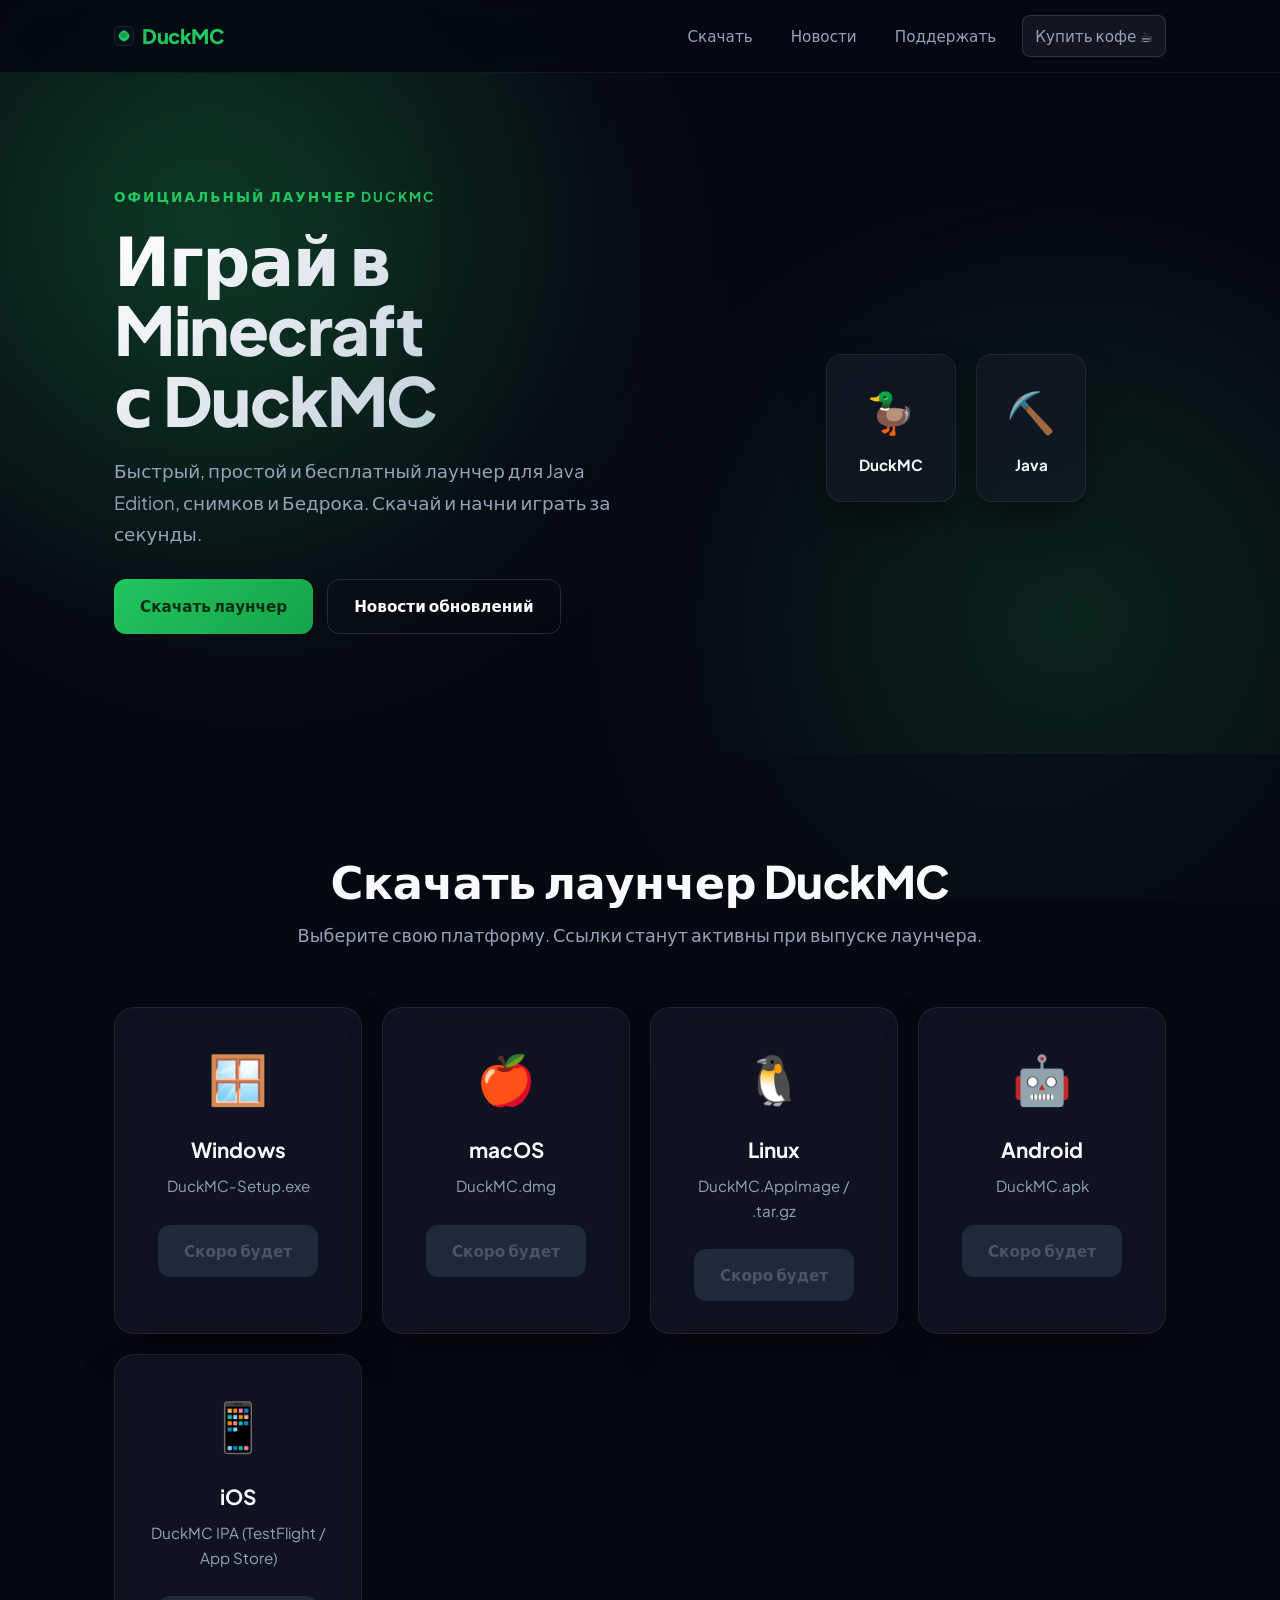
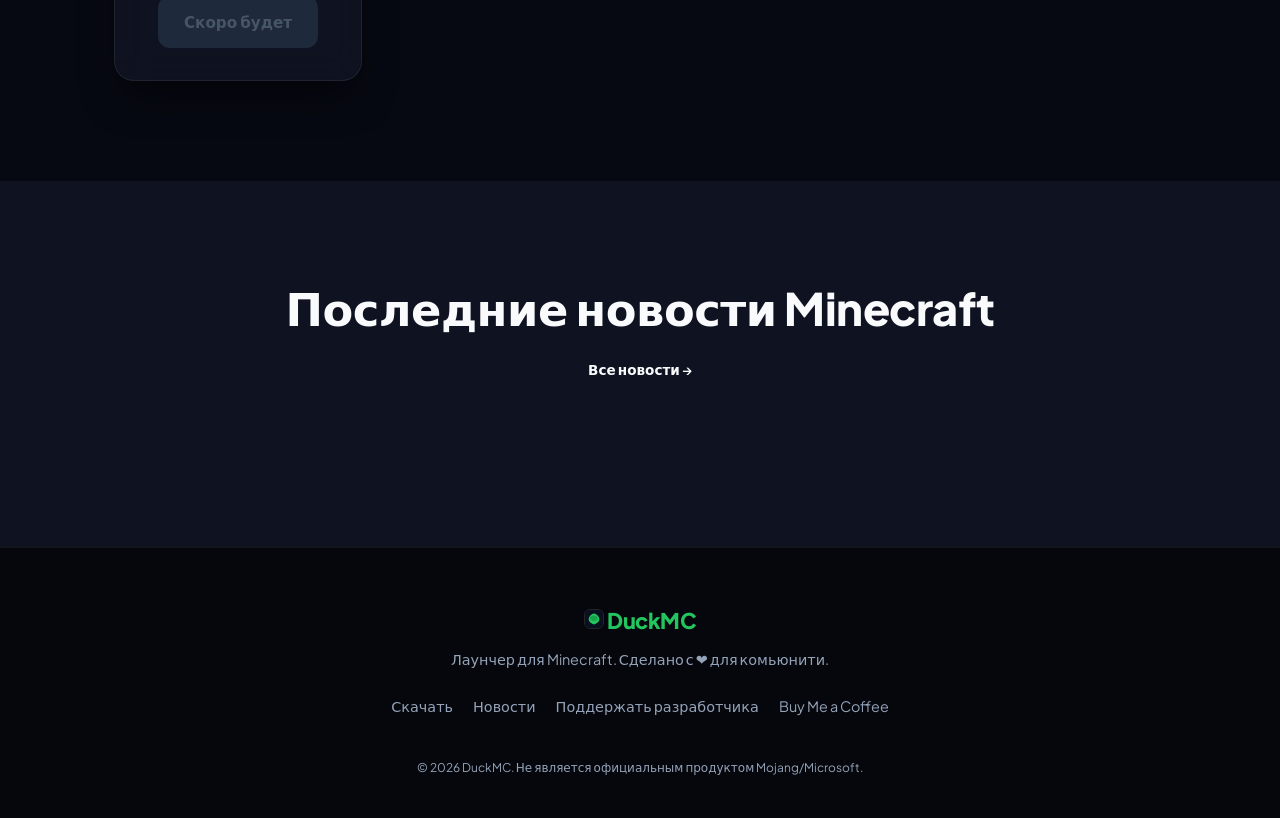
<file: index.html>
<!DOCTYPE html>
<html lang="ru">
<head>
  <meta charset="UTF-8" />
  <meta name="viewport" content="width=device-width, initial-scale=1.0" />
  <title>DuckMC — лаунчер для Minecraft</title>
  <meta name="description" content="Скачать лаунчер DuckMC для Minecraft, новости обновлений Java, снимков и Бедрока, поддержка разработчика." />
  <link rel="preconnect" href="https://fonts.googleapis.com">
  <link href="https://fonts.googleapis.com/css2?family=Plus+Jakarta+Sans:wght@400;500;600;700;800&display=swap" rel="stylesheet">
  <link rel="icon" type="image/svg+xml" href="assets/logo.svg" />
  <link rel="apple-touch-icon" href="assets/logo.svg" />
  <link rel="stylesheet" href="css/style.css?v=4" />
</head>
<body>

  <!-- Навигация -->
  <nav class="navbar" id="navbar">
    <div class="container nav-inner">
      <a href="#" class="logo" aria-label="DuckMC главная">
        <img src="assets/logo.svg" alt="DuckMC" class="logo-img" />
        <span class="logo-text">DuckMC</span>
      </a>
      <div class="nav-links" id="navLinks">
        <a href="#download">Скачать</a>
        <a href="news.html">Новости</a>
        <a href="donate.html">Поддержать</a>
        <a href="https://buymeacoffee.com/darkz69i42k" target="_blank" rel="noopener" class="nav-donate">Купить кофе ☕</a>
      </div>
      <button class="nav-toggle" id="navToggle" aria-label="Открыть меню">☰</button>
    </div>
  </nav>

  <!-- Герой -->
  <header class="hero">
    <div class="hero-bg"></div>
    <div class="container hero-inner">
      <div class="hero-content">
        <span class="hero-kicker">Официальный лаунчер DuckMC</span>
        <h1>Играй в Minecraft<br>с DuckMC</h1>
        <p class="lead">Быстрый, простой и бесплатный лаунчер для Java Edition, снимков и Бедрока. Скачай и начни играть за секунды.</p>
        <div class="hero-actions">
          <a href="#download" class="btn btn-primary">Скачать лаунчер</a>
          <a href="news.html" class="btn btn-outline">Новости обновлений</a>
        </div>
      </div>
      <div class="hero-visual">
        <div class="floating-card">
          <div class="floating-icon">🦆</div>
          <div class="floating-label">DuckMC</div>
        </div>
        <div class="floating-card floating-card-2">
          <div class="floating-icon">⛏️</div>
          <div class="floating-label">Java</div>
        </div>
      </div>
    </div>
  </header>

  <!-- Загрузка -->
  <section id="download" class="download section">
    <div class="container">
      <div class="section-header">
        <h2 class="section-title">Скачать лаунчер DuckMC</h2>
        <p class="section-subtitle">Выберите свою платформу. Ссылки станут активны при выпуске лаунчера.</p>
      </div>
      <div class="platforms">
        <div class="platform-card">
          <div class="platform-icon">🪟</div>
          <h3>Windows</h3>
          <p>DuckMC-Setup.exe</p>
          <a href="#" class="btn btn-primary disabled" aria-disabled="true">Скоро будет</a>
        </div>
        <div class="platform-card">
          <div class="platform-icon">🍎</div>
          <h3>macOS</h3>
          <p>DuckMC.dmg</p>
          <a href="#" class="btn btn-primary disabled" aria-disabled="true">Скоро будет</a>
        </div>
        <div class="platform-card">
          <div class="platform-icon">🐧</div>
          <h3>Linux</h3>
          <p>DuckMC.AppImage / .tar.gz</p>
          <a href="#" class="btn btn-primary disabled" aria-disabled="true">Скоро будет</a>
        </div>
        <div class="platform-card">
          <div class="platform-icon">🤖</div>
          <h3>Android</h3>
          <p>DuckMC.apk</p>
          <a href="#" class="btn btn-primary disabled" aria-disabled="true">Скоро будет</a>
        </div>
        <div class="platform-card">
          <div class="platform-icon">📱</div>
          <h3>iOS</h3>
          <p>DuckMC IPA (TestFlight / App Store)</p>
          <a href="#" class="btn btn-primary disabled" aria-disabled="true">Скоро будет</a>
        </div>
      </div>
    </div>
  </section>

  <!-- Блок новостей на главной -->
  <section class="news-preview section bg-alt">
    <div class="container">
      <div class="section-header">
        <h2 class="section-title">Последние новости Minecraft</h2>
        <a href="news.html" class="btn btn-sm">Все новости →</a>
      </div>
      <div class="news-grid" id="homeNews">
        <!-- заполняется скриптом из data/news.json -->
      </div>
    </div>
  </section>

  <!-- Подвал -->
  <footer class="footer">
    <div class="container footer-inner">
      <div class="footer-brand">
        <a href="#" class="logo">
          <img src="assets/logo.svg" alt="DuckMC" class="logo-img" />
          <span class="logo-text">DuckMC</span>
        </a>
        <p>Лаунчер для Minecraft. Сделано с ❤️ для комьюнити.</p>
      </div>
      <div class="footer-links">
        <a href="#download">Скачать</a>
        <a href="news.html">Новости</a>
        <a href="donate.html">Поддержать разработчика</a>
        <a href="https://buymeacoffee.com/darkz69i42k" target="_blank" rel="noopener">Buy Me a Coffee</a>
      </div>
      <div class="footer-copy">
        &copy; 2026 DuckMC. Не является официальным продуктом Mojang/Microsoft.
      </div>
    </div>
  </footer>

  <script src="js/app.js"></script>
</body>
</html>
</file>
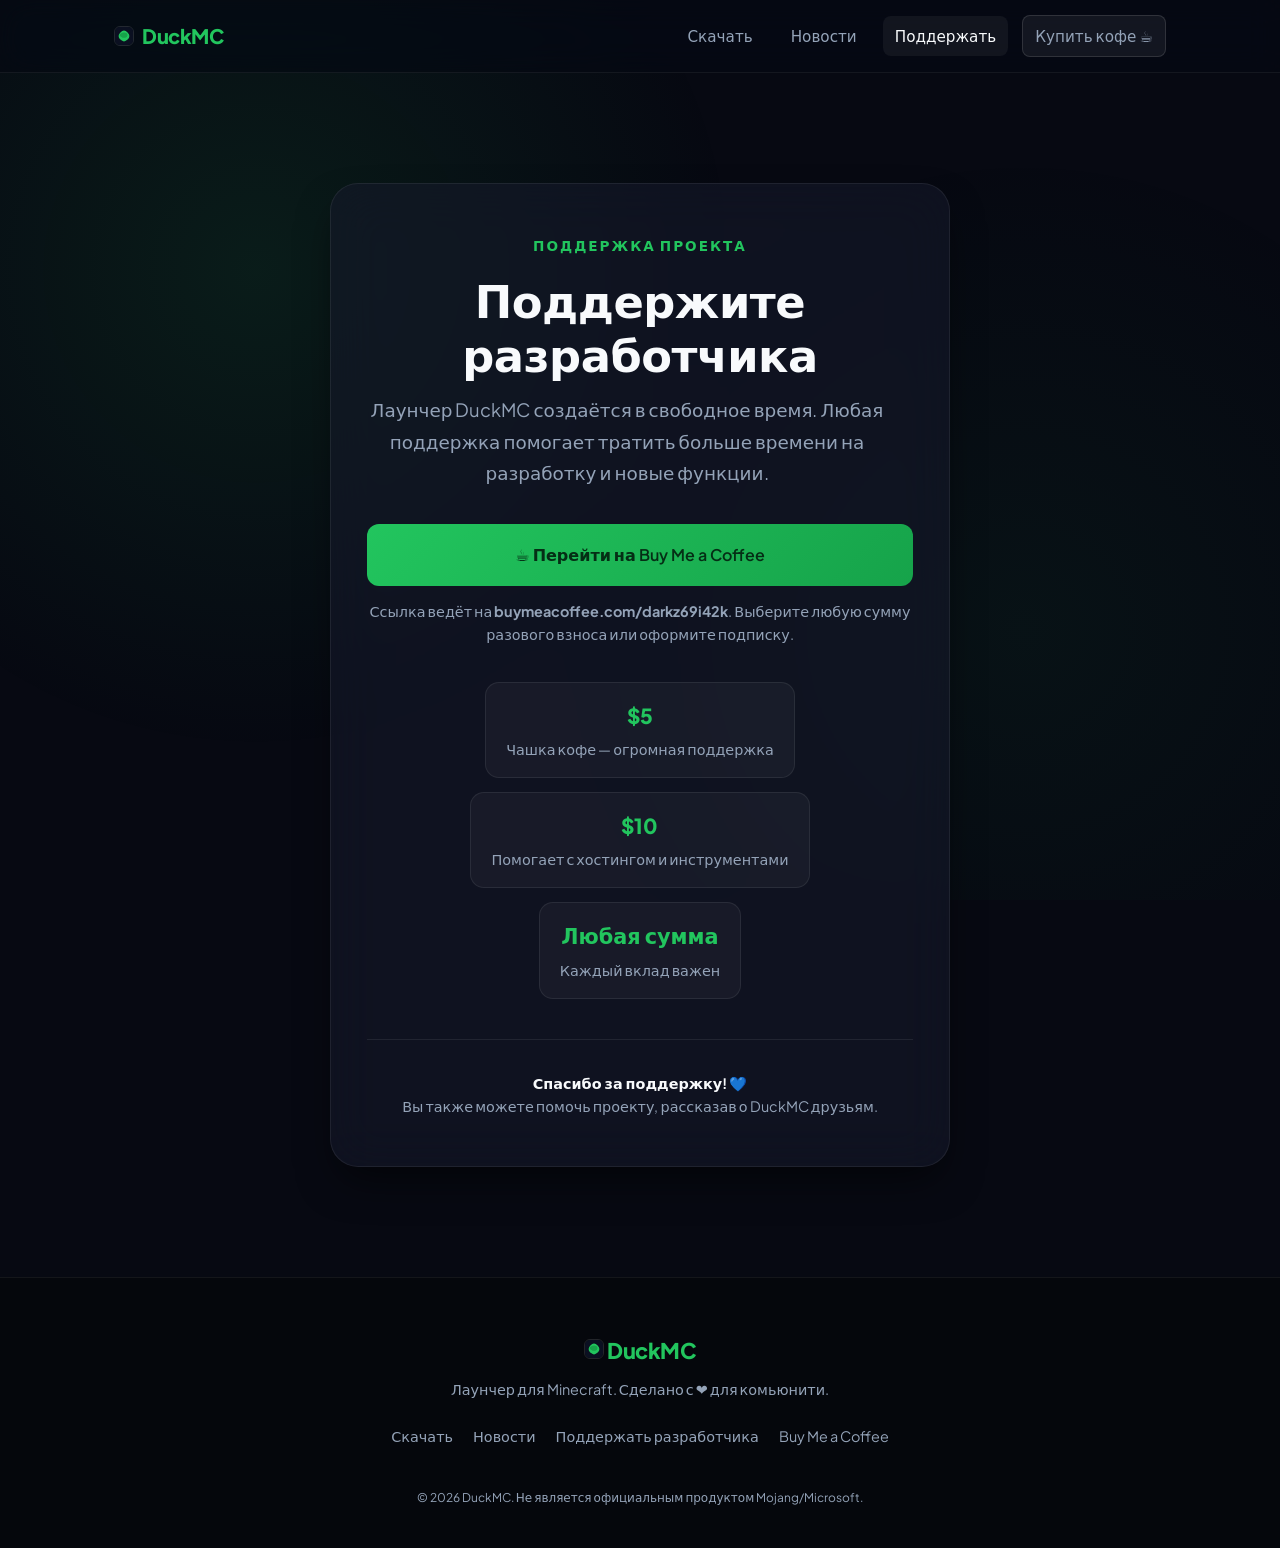
<file: donate.html>
<!DOCTYPE html>
<html lang="ru">
<head>
  <meta charset="UTF-8" />
  <meta name="viewport" content="width=device-width, initial-scale=1.0" />
  <title>Поддержать разработчика — DuckMC</title>
  <meta name="description" content="Пожертвование для разработчика DuckMC через Buy Me a Coffee." />
  <link rel="preconnect" href="https://fonts.googleapis.com">
  <link href="https://fonts.googleapis.com/css2?family=Plus+Jakarta+Sans:wght@400;500;600;700;800&display=swap" rel="stylesheet">
  <link rel="icon" type="image/svg+xml" href="assets/logo.svg" />
  <link rel="apple-touch-icon" href="assets/logo.svg" />
  <link rel="stylesheet" href="css/style.css?v=4" />
</head>
<body>

  <nav class="navbar" id="navbar">
    <div class="container nav-inner">
      <a href="index.html" class="logo" aria-label="DuckMC главная">
        <img src="assets/logo.svg" alt="DuckMC" class="logo-img" />
        <span class="logo-text">DuckMC</span>
      </a>
      <div class="nav-links" id="navLinks">
        <a href="index.html#download">Скачать</a>
        <a href="news.html">Новости</a>
        <a href="donate.html" class="active">Поддержать</a>
        <a href="https://buymeacoffee.com/darkz69i42k" target="_blank" rel="noopener" class="nav-donate">Купить кофе ☕</a>
      </div>
      <button class="nav-toggle" id="navToggle" aria-label="Открыть меню">☰</button>
    </div>
  </nav>

  <section class="donate section">
    <div class="container">
      <div class="donate-card">
        <div class="donate-header">
          <span class="donate-kicker">Поддержка проекта</span>
          <h1 class="section-title">Поддержите разработчика</h1>
          <p class="lead">Лаунчер DuckMC создаётся в свободное время. Любая поддержка помогает тратить больше времени на разработку и новые функции.</p>
        </div>

        <div class="donate-actions">
          <a href="https://buymeacoffee.com/darkz69i42k" target="_blank" rel="noopener" class="btn btn-primary btn-bmc">
            ☕ Перейти на Buy Me a Coffee
          </a>
          <p class="donate-hint">Ссылка ведёт на <strong>buymeacoffee.com/darkz69i42k</strong>. Выберите любую сумму разового взноса или оформите подписку.</p>
        </div>

        <div class="donate-ways">
          <div class="way">
            <span class="way-badge">$5</span>
            <span>Чашка кофе — огромная поддержка</span>
          </div>
          <div class="way">
            <span class="way-badge">$10</span>
            <span>Помогает с хостингом и инструментами</span>
          </div>
          <div class="way">
            <span class="way-badge">Любая сумма</span>
            <span>Каждый вклад важен</span>
          </div>
        </div>

        <div class="donate-note">
          <p><strong>Спасибо за поддержку!</strong> 💙</p>
          <p>Вы также можете помочь проекту, рассказав о DuckMC друзьям.</p>
        </div>
      </div>
    </div>
  </section>

  <footer class="footer">
    <div class="container footer-inner">
      <div class="footer-brand">
        <a href="index.html" class="logo">
          <img src="assets/logo.svg" alt="DuckMC" class="logo-img" />
          <span class="logo-text">DuckMC</span>
        </a>
        <p>Лаунчер для Minecraft. Сделано с ❤️ для комьюнити.</p>
      </div>
      <div class="footer-links">
        <a href="index.html#download">Скачать</a>
        <a href="news.html">Новости</a>
        <a href="donate.html">Поддержать разработчика</a>
        <a href="https://buymeacoffee.com/darkz69i42k" target="_blank" rel="noopener">Buy Me a Coffee</a>
      </div>
      <div class="footer-copy">
        &copy; 2026 DuckMC. Не является официальным продуктом Mojang/Microsoft.
      </div>
    </div>
  </footer>

  <script src="js/app.js"></script>
</body>
</html>
</file>
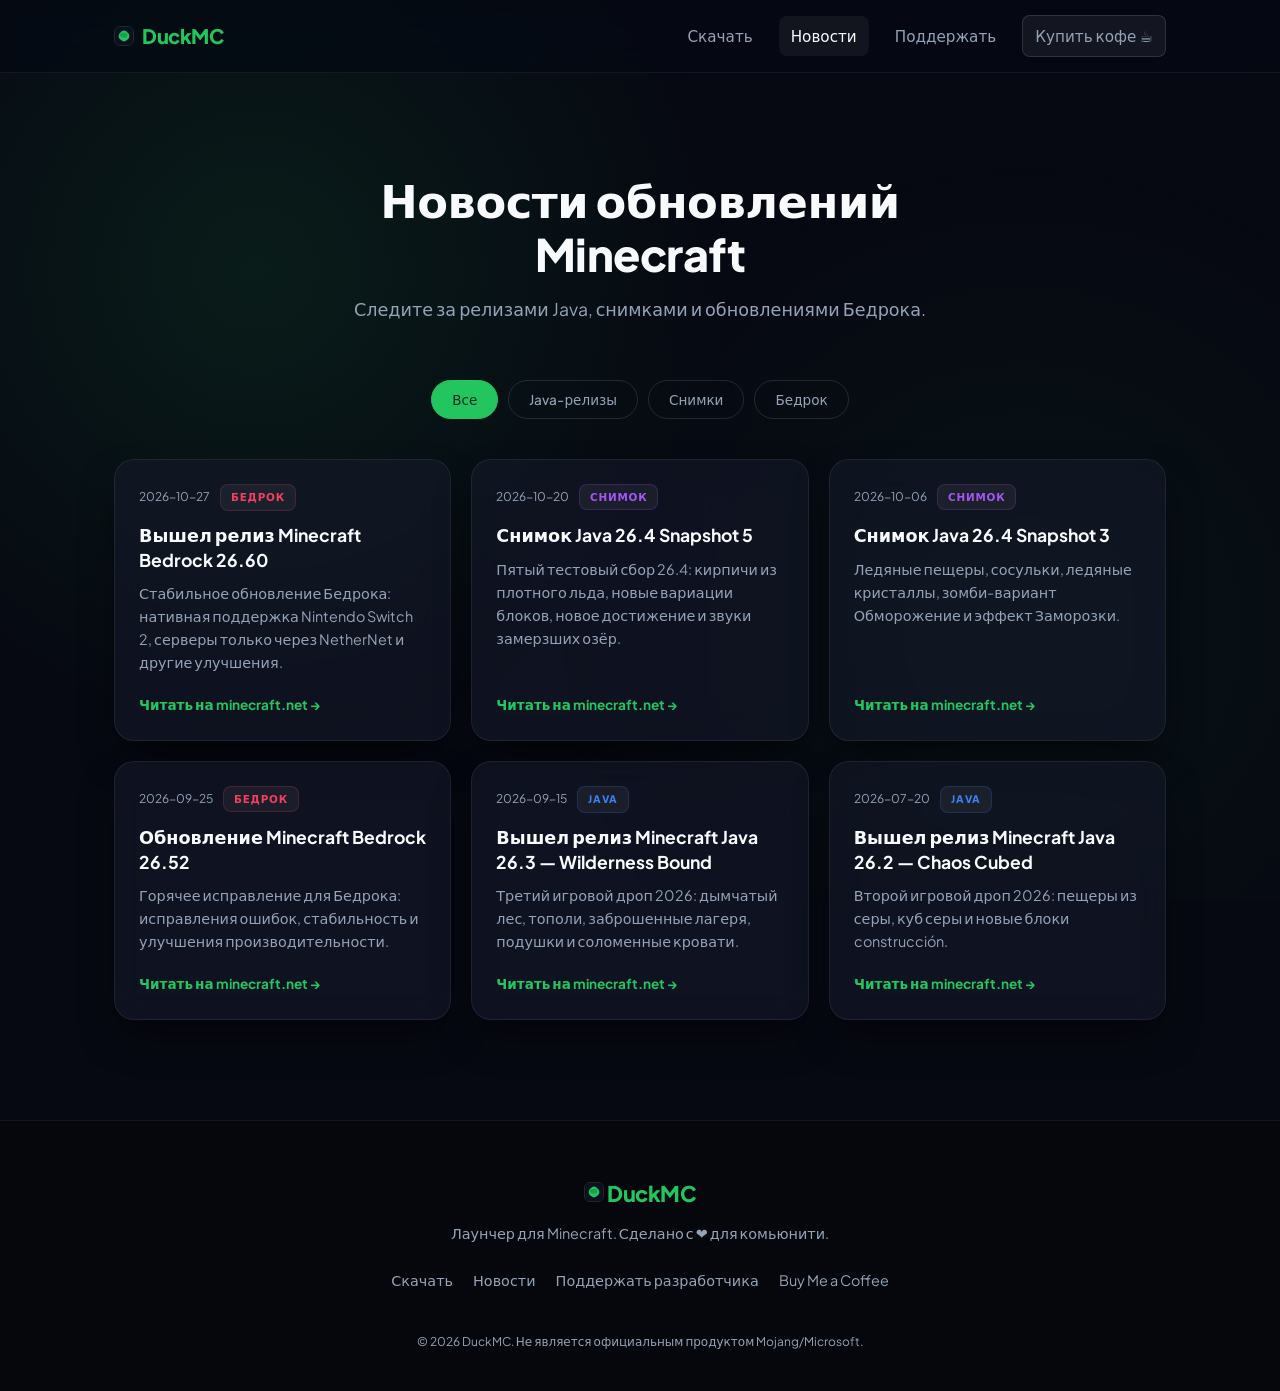
<file: news.html>
<!DOCTYPE html>
<html lang="ru">
<head>
  <meta charset="UTF-8" />
  <meta name="viewport" content="width=device-width, initial-scale=1.0" />
  <title>Новости Minecraft — DuckMC</title>
  <meta name="description" content="Новости обновлений Minecraft: снимки Java, релизы Java и обновления Бедрока." />
  <link rel="preconnect" href="https://fonts.googleapis.com">
  <link href="https://fonts.googleapis.com/css2?family=Plus+Jakarta+Sans:wght@400;500;600;700;800&display=swap" rel="stylesheet">
  <link rel="icon" type="image/svg+xml" href="assets/logo.svg" />
  <link rel="apple-touch-icon" href="assets/logo.svg" />
  <link rel="stylesheet" href="css/style.css?v=4" />
</head>
<body>

  <nav class="navbar" id="navbar">
    <div class="container nav-inner">
      <a href="index.html" class="logo" aria-label="DuckMC главная">
        <img src="assets/logo.svg" alt="DuckMC" class="logo-img" />
        <span class="logo-text">DuckMC</span>
      </a>
      <div class="nav-links" id="navLinks">
        <a href="index.html#download">Скачать</a>
        <a href="news.html" class="active">Новости</a>
        <a href="donate.html">Поддержать</a>
        <a href="https://buymeacoffee.com/darkz69i42k" target="_blank" rel="noopener" class="nav-donate">Купить кофе ☕</a>
      </div>
      <button class="nav-toggle" id="navToggle" aria-label="Открыть меню">☰</button>
    </div>
  </nav>

  <section class="news section">
    <div class="container">
      <div class="section-header">
        <h1 class="section-title">Новости обновлений Minecraft</h1>
        <p class="section-subtitle">Следите за релизами Java, снимками и обновлениями Бедрока.</p>
      </div>

      <div class="news-filters">
        <button class="filter-btn active" data-filter="all">Все</button>
        <button class="filter-btn" data-filter="java">Java-релизы</button>
        <button class="filter-btn" data-filter="snapshot">Снимки</button>
        <button class="filter-btn" data-filter="bedrock">Бедрок</button>
      </div>

      <div class="news-grid" id="newsGrid">
        <!-- заполняется скриптом из data/news.json -->
      </div>
    </div>
  </section>

  <footer class="footer">
    <div class="container footer-inner">
      <div class="footer-brand">
        <a href="index.html" class="logo">
          <img src="assets/logo.svg" alt="DuckMC" class="logo-img" />
          <span class="logo-text">DuckMC</span>
        </a>
        <p>Лаунчер для Minecraft. Сделано с ❤️ для комьюнити.</p>
      </div>
      <div class="footer-links">
        <a href="index.html#download">Скачать</a>
        <a href="news.html">Новости</a>
        <a href="donate.html">Поддержать разработчика</a>
        <a href="https://buymeacoffee.com/darkz69i42k" target="_blank" rel="noopener">Buy Me a Coffee</a>
      </div>
      <div class="footer-copy">
        &copy; 2026 DuckMC. Не является официальным продуктом Mojang/Microsoft.
      </div>
    </div>
  </footer>

  <script src="js/app.js"></script>
  <script src="js/news.js"></script>
</body>
</html>
</file>
<file: css/style.css>
/* DuckMC — современный дизайн (стекло, градиенты, чистый вид) */
:root {
  --bg: #070912;
  --bg-alt: #0f1220;
  --card: rgba(22, 26, 44, 0.55);
  --card-border: rgba(255, 255, 255, 0.07);
  --text: #f8fafc;
  --text-muted: #94a3b8;
  --accent: #22c55e;
  --accent-hover: #16a34a;
  --accent-glow: rgba(34, 197, 94, 0.30);
  --radius: 20px;
  --shadow: 0 20px 40px -10px rgba(0, 0, 0, 0.6);
  --transition: 0.4s cubic-bezier(0.16, 1, 0.3, 1);
}

* {
  box-sizing: border-box;
  margin: 0;
  padding: 0;
}

html {
  scroll-behavior: smooth;
}

body {
  font-family: "Plus Jakarta Sans", system-ui, -apple-system, Segoe UI, Roboto, sans-serif;
  background: var(--bg);
  color: var(--text);
  line-height: 1.6;
  overflow-x: hidden;
}

a {
  color: inherit;
  text-decoration: none;
}

.container {
  max-width: 1100px;
  padding: 0 24px;
  margin: 0 auto;
}

body::before {
  content: "";
  position: fixed;
  inset: 0;
  background: radial-gradient(circle at 20% 30%, rgba(34, 197, 94, 0.10) 0%, transparent 40%),
              radial-gradient(circle at 80% 70%, rgba(34, 197, 94, 0.05) 0%, transparent 40%);
  z-index: -2;
  pointer-events: none;
}

.btn {
  display: inline-flex;
  align-items: center;
  justify-content: center;
  gap: 10px;
  padding: 14px 26px;
  border-radius: 12px;
  font-weight: 600;
  font-size: 0.95rem;
  cursor: pointer;
  border: none;
  transition: transform 0.15s, box-shadow 0.2s, filter 0.2s;
  font-family: inherit;
}

.btn:active {
  transform: scale(0.96);
}

.btn-primary {
  background: linear-gradient(135deg, var(--accent) 0%, var(--accent-hover) 100%);
  color: #052e15;
  box-shadow: 0 0 0 0 var(--accent-glow);
}

.btn-primary:hover:not(.disabled) {
  filter: brightness(1.1);
  box-shadow: 0 0 0 14px var(--accent-glow);
}

.btn-primary.disabled {
  background: #1e293b;
  color: #475569;
  cursor: not-allowed;
  box-shadow: none;
  filter: none;
}

.btn-outline {
  background: transparent;
  color: var(--text);
  border: 1px solid rgba(255, 255, 255, 0.12);
}

.btn-outline:hover {
  border-color: var(--accent);
  color: var(--accent);
}

.btn-sm {
  padding: 10px 20px;
  font-size: 0.85rem;
}

.btn-bmc {
  padding: 18px 26px;
  font-size: 1rem;
  width: 100%;
}

.navbar {
  position: sticky;
  top: 0;
  z-index: 100;
  background: rgba(7, 9, 18, 0.7);
  backdrop-filter: blur(16px) saturate(180%);
  border-bottom: 1px solid rgba(255, 255, 255, 0.06);
}

.nav-inner {
  display: flex;
  align-items: center;
  justify-content: space-between;
  height: 72px;
  gap: 16px;
}

.logo {
  display: inline-flex;
  align-items: center;
  gap: 8px;
  font-weight: 800;
  font-size: 1.25rem;
  letter-spacing: -0.5px;
  color: var(--text);
}

.logo-img {
  width: 20px;
  height: 20px;
  border-radius: 6px;
  object-fit: cover;
  border: 1px solid rgba(255, 255, 255, 0.12);
  flex-shrink: 0;
}

.logo-text {
  color: var(--accent);
}

.nav-links {
  display: flex;
  align-items: center;
  gap: 14px;
}

.nav-links a {
  font-size: 0.95rem;
  color: var(--text-muted);
  padding: 8px 12px;
  border-radius: 8px;
  transition: all 0.2s;
}

.nav-links a:hover,
.nav-links a.active {
  color: var(--text);
  background: rgba(255, 255, 255, 0.05);
}

.nav-donate {
  background: rgba(255, 255, 255, 0.06);
  border: 1px solid rgba(255, 255, 255, 0.12);
  padding: 8px 16px;
  border-radius: 10px;
  font-size: 0.85rem;
  color: var(--text);
}

.nav-donate:hover {
  border-color: var(--accent);
  color: var(--accent);
  background: rgba(34, 197, 94, 0.15);
}

.nav-toggle {
  display: none;
  background: transparent;
  border: 1px solid rgba(255, 255, 255, 0.15);
  color: var(--text);
  padding: 8px 12px;
  border-radius: 8px;
  font-size: 1.35rem;
  cursor: pointer;
}

.hero {
  position: relative;
  padding: 110px 0 120px;
  overflow: hidden;
}

.hero-bg {
  position: absolute;
  inset: 0;
  z-index: -1;
  background:
    radial-gradient(circle at 15% 20%, rgba(34, 197, 94, 0.18) 0%, transparent 35%),
    radial-gradient(circle at 85% 80%, rgba(34, 197, 94, 0.10) 0%, transparent 35%);
}

.hero-inner {
  display: grid;
  grid-template-columns: 1fr 420px;
  gap: 60px;
  align-items: center;
}

.hero-kicker {
  display: inline-block;
  font-size: 0.85rem;
  font-weight: 700;
  letter-spacing: 2px;
  text-transform: uppercase;
  color: var(--accent);
  margin-bottom: 16px;
}

.hero h1 {
  font-size: clamp(2.6rem, 6vw, 4.2rem);
  font-weight: 800;
  line-height: 1.05;
  letter-spacing: -1.5px;
  margin-bottom: 20px;
  background: linear-gradient(135deg, #fff 0%, #cbd5e1 60%, var(--accent) 100%);
  -webkit-background-clip: text;
  -webkit-text-fill-color: transparent;
}

.lead {
  color: var(--text-muted);
  font-size: 1.15rem;
  max-width: 520px;
  margin: 0 0 30px;
  line-height: 1.7;
}

.hero-actions {
  display: flex;
  gap: 14px;
  flex-wrap: wrap;
}

.hero-visual {
  display: flex;
  gap: 20px;
  flex-wrap: wrap;
  justify-content: center;
  padding-top: 40px;
}

.floating-card {
  background: var(--card);
  border: 1px solid var(--card-border);
  border-radius: 16px;
  padding: 24px 20px;
  text-align: center;
  width: 130px;
  backdrop-filter: blur(12px);
  box-shadow: var(--shadow);
  animation: float 6s ease-in-out infinite;
  transition: transform 0.3s, border-color 0.3s;
}

.floating-card:hover {
  transform: translateY(-8px);
  border-color: rgba(34, 197, 94, 0.4);
}

.floating-icon {
  font-size: 2.5rem;
  margin-bottom: 10px;
  display: block;
}

.floating-label {
  font-weight: 700;
  font-size: 0.95rem;
  color: var(--text);
}

.floating-card-2 { animation-delay: -1.5s; width: 110px; }

@keyframes float {
  0%, 100% { transform: translateY(0); }
  50% { transform: translateY(-16px); }
}

.section {
  padding: 100px 0;
  position: relative;
}

.bg-alt {
  background: var(--bg-alt);
}

.section-header {
  text-align: center;
  max-width: 720px;
  margin: 0 auto 56px;
}

.section-title {
  font-size: clamp(1.8rem, 4vw, 2.8rem);
  font-weight: 800;
  line-height: 1.2;
  margin-bottom: 14px;
  letter-spacing: -0.5px;
}

.section-subtitle {
  color: var(--text-muted);
  font-size: 1.1rem;
  margin-bottom: 0;
  line-height: 1.7;
}

.platforms {
  display: grid;
  grid-template-columns: repeat(auto-fit, minmax(240px, 1fr));
  gap: 20px;
}

.platform-card {
  background: var(--card);
  border: 1px solid var(--card-border);
  border-radius: var(--radius);
  padding: 32px 24px;
  text-align: center;
  backdrop-filter: blur(16px);
  transition: transform 0.3s, border-color 0.3s, box-shadow 0.3s;
  box-shadow: var(--shadow);
}

.platform-card:hover {
  transform: translateY(-6px);
  border-color: var(--accent);
  box-shadow: 0 24px 48px -12px rgba(34, 197, 94, 0.18);
}

.platform-icon {
  font-size: 3rem;
  margin-bottom: 16px;
  display: block;
}

.platform-card h3 {
  font-size: 1.3rem;
  margin-bottom: 8px;
  font-weight: 700;
}

.platform-card p {
  color: var(--text-muted);
  font-size: 0.95rem;
  margin-bottom: 26px;
}

.news-grid {
  display: grid;
  grid-template-columns: repeat(auto-fit, minmax(280px, 1fr));
  gap: 20px;
}

.news-card {
  background: var(--card);
  border: 1px solid var(--card-border);
  border-radius: var(--radius);
  padding: 24px;
  display: flex;
  flex-direction: column;
  backdrop-filter: blur(16px);
  transition: transform 0.3s, border-color 0.3s, box-shadow 0.3s;
  box-shadow: var(--shadow);
}

.news-card:hover {
  transform: translateY(-6px);
  border-color: var(--accent);
  box-shadow: 0 24px 48px -12px rgba(34, 197, 94, 0.18);
}

.news-meta {
  display: flex;
  align-items: baseline;
  gap: 10px;
  margin-bottom: 12px;
  font-size: 0.75rem;
  color: var(--text-muted);
}

.news-badge {
  font-size: 0.65rem;
  text-transform: uppercase;
  letter-spacing: 0.8px;
  font-weight: 800;
  padding: 4px 10px;
  border-radius: 8px;
  background: rgba(255, 255, 255, 0.05);
  color: var(--accent);
  border: 1px solid rgba(34, 197, 94, 0.2);
}

.news-badge.java {
  color: #3b82f6;
  border-color: rgba(59, 130, 246, 0.2);
}

.news-badge.snapshot {
  color: #a855f7;
  border-color: rgba(168, 85, 247, 0.2);
}

.news-badge.bedrock {
  color: #f43f5e;
  border-color: rgba(244, 63, 94, 0.2);
}

.news-card h3 {
  font-size: 1.1rem;
  margin-bottom: 10px;
  font-weight: 700;
  line-height: 1.4;
}

.news-card p {
  color: var(--text-muted);
  font-size: 0.9rem;
  margin-bottom: 20px;
  line-height: 1.6;
  flex: 1;
}

.news-card a.read-more {
  font-size: 0.85rem;
  font-weight: 700;
  color: var(--accent);
  align-self: flex-start;
  margin-top: auto;
}

.news-card a.read-more:hover {
  text-decoration: underline;
  color: var(--accent-hover);
}

.news-filters {
  display: flex;
  gap: 10px;
  margin-bottom: 40px;
  flex-wrap: wrap;
  justify-content: center;
}

.filter-btn {
  background: transparent;
  border: 1px solid rgba(255, 255, 255, 0.12);
  color: var(--text-muted);
  padding: 10px 20px;
  border-radius: 100px;
  font-size: 0.85rem;
  cursor: pointer;
  transition: all 0.2s;
  font-family: inherit;
  font-weight: 500;
}

.filter-btn:hover {
  color: var(--text);
  border-color: var(--accent);
  background: rgba(34, 197, 94, 0.1);
}

.filter-btn.active {
  background: var(--accent);
  color: #052e15;
  border-color: var(--accent);
}

.donate {
  padding: 110px 0;
}

.donate-card {
  max-width: 620px;
  margin: 0 auto;
  background: var(--card);
  border: 1px solid var(--card-border);
  border-radius: 28px;
  padding: 48px 36px;
  text-align: center;
  backdrop-filter: blur(24px);
  box-shadow: var(--shadow);
}

.donate-kicker {
  display: inline-block;
  font-size: 0.85rem;
  font-weight: 700;
  letter-spacing: 2px;
  text-transform: uppercase;
  color: var(--accent);
  margin-bottom: 16px;
}

.donate-header {
  margin-bottom: 36px;
}

.donate-actions {
  margin-bottom: 36px;
}

.donate-hint {
  color: var(--text-muted);
  font-size: 0.9rem;
  margin-top: 14px;
  line-height: 1.6;
}

.donate-ways {
  display: flex;
  justify-content: center;
  gap: 14px;
  margin-bottom: 40px;
  flex-wrap: wrap;
}

.way {
  background: rgba(255, 255, 255, 0.04);
  border: 1px solid rgba(255, 255, 255, 0.08);
  border-radius: 14px;
  padding: 16px 20px;
  font-size: 0.9rem;
  color: var(--text-muted);
  min-width: 150px;
}

.way-badge {
  display: block;
  font-weight: 800;
  font-size: 1.3rem;
  color: var(--accent);
  margin-bottom: 6px;
}

.donate-note {
  border-top: 1px solid rgba(255, 255, 255, 0.08);
  padding-top: 32px;
  color: var(--text-muted);
  font-size: 0.9rem;
}

.donate-note strong {
  color: var(--text);
}

.footer {
  border-top: 1px solid rgba(255, 255, 255, 0.06);
  padding: 56px 0 40px;
  background: #05070c;
}

.footer-inner {
  display: flex;
  flex-direction: column;
  gap: 24px;
  align-items: center;
  text-align: center;
}

.footer-brand .logo {
  font-size: 1.35rem;
  margin-bottom: 10px;
  display: block;
  color: var(--accent);
}

.footer-brand p {
  color: var(--text-muted);
  font-size: 0.9rem;
}

.footer-links {
  display: flex;
  gap: 20px;
  flex-wrap: wrap;
  justify-content: center;
}

.footer-links a {
  font-size: 0.9rem;
  color: var(--text-muted);
  transition: color 0.2s;
}

.footer-links a:hover {
  color: var(--text);
}

.footer-copy {
  color: var(--text-muted);
  font-size: 0.75rem;
  margin-top: 16px;
}

@media (max-width: 900px) {
  .hero-inner {
    grid-template-columns: 1fr;
    gap: 40px;
  }
  .hero-visual {
    justify-content: center;
    gap: 16px;
  }
  .floating-card {
    width: 110px;
    padding: 20px 16px;
  }
  .floating-icon { font-size: 2rem; }
}

@media (max-width: 640px) {
  .nav-links {
    position: fixed;
    inset: 72px 0 0 0;
    flex-direction: column;
    align-items: stretch;
    background: #0b0e1a;
    border-bottom: 1px solid rgba(255, 255, 255, 0.06);
    display: none;
    padding: 24px;
    gap: 0;
    backdrop-filter: blur(16px);
  }

  .nav-links.open {
    display: flex;
  }

  .nav-links a {
    padding: 16px 0;
    border-bottom: 1px solid rgba(255, 255, 255, 0.04);
    font-size: 1rem;
  }

  .nav-donate {
    width: 100%;
    text-align: center;
    border-bottom: none;
  }

  .nav-toggle {
    display: block;
  }

  .hero-actions {
    flex-direction: column;
  }

  .btn {
    width: 100%;
  }

  .donate-ways {
    flex-direction: column;
    align-items: stretch;
  }

  .way {
    text-align: center;
  }
}
</file>
